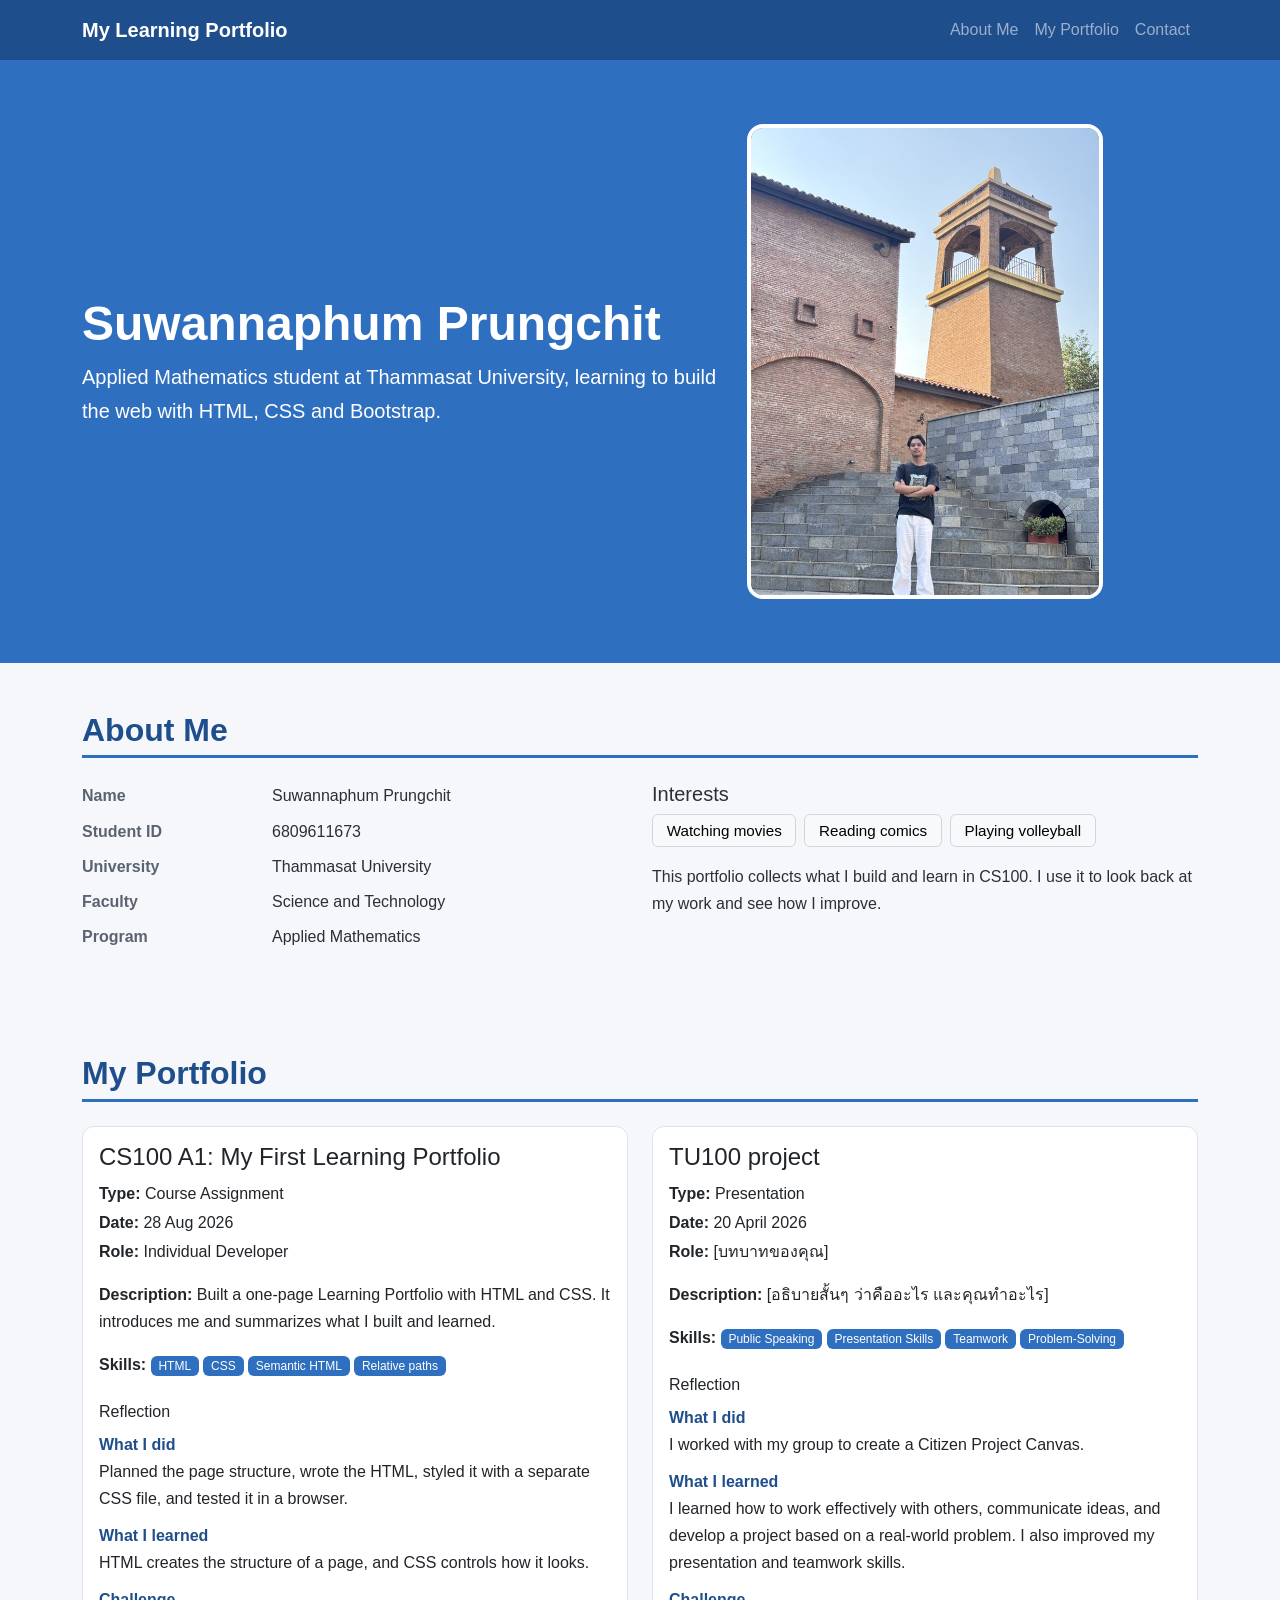
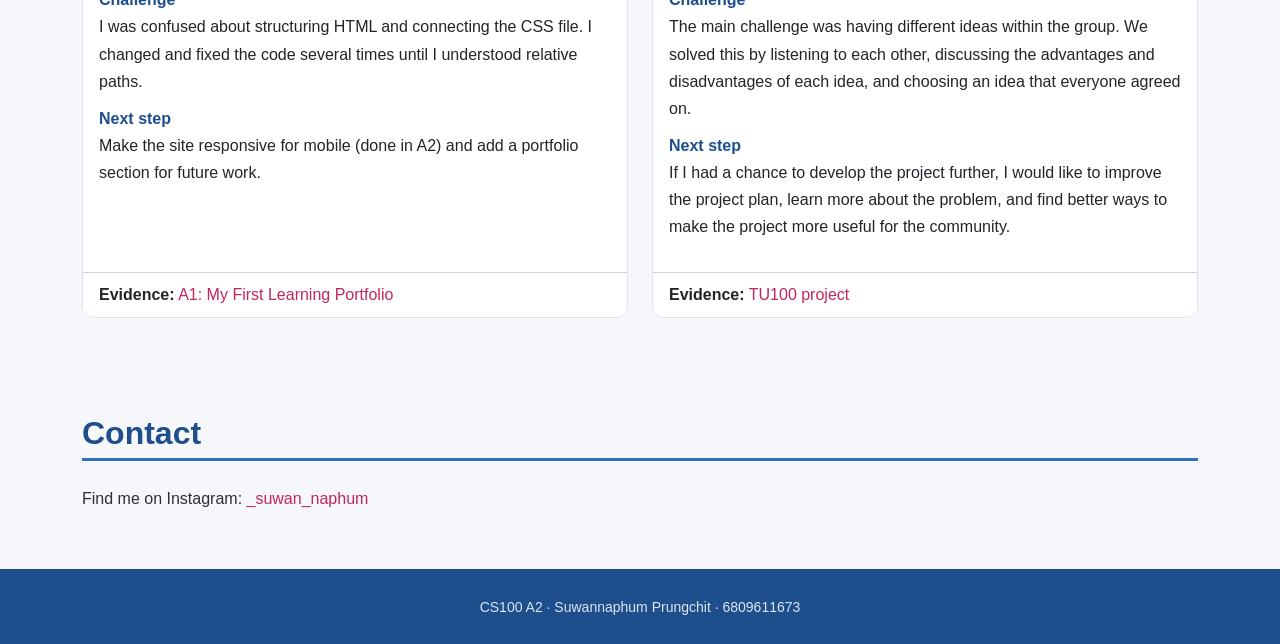
<file: index.html>
<!DOCTYPE html>
<html lang="en">
<head>
    <meta charset="UTF-8">
    <meta name="viewport" content="width=device-width, initial-scale=1">
    <title>Suwannaphum Prungchit | Learning Portfolio</title>
    <link href="https://cdn.jsdelivr.net/npm/bootstrap@5.3.3/dist/css/bootstrap.min.css" rel="stylesheet">
    <link rel="stylesheet" href="css/style.css">
</head>
<body>
    <nav class="navbar navbar-expand-md navbar-dark site-nav sticky-top">
        <div class="container">
            <a class="navbar-brand fw-bold" href="#top">My Learning Portfolio</a>
            <button class="navbar-toggler" type="button" data-bs-toggle="collapse" data-bs-target="#menu" aria-controls="menu" aria-expanded="false" aria-label="Toggle navigation">
                <span class="navbar-toggler-icon"></span>
            </button>
            <div class="collapse navbar-collapse" id="menu">
                <ul class="navbar-nav ms-auto">
                    <li class="nav-item"><a class="nav-link" href="#about">About Me</a></li>
                    <li class="nav-item"><a class="nav-link" href="#portfolio">My Portfolio</a></li>
                    <li class="nav-item"><a class="nav-link" href="#contact">Contact</a></li>
                </ul>
            </div>
        </div>
    </nav>

    <header id="top" class="hero text-center text-md-start">
        <div class="container py-5">
            <div class="row align-items-center g-4">
                <div class="col-12 col-md-7 order-2 order-md-1">
                    <h1 class="display-5 fw-bold">Suwannaphum Prungchit</h1>
                    <p class="lead mb-0">Applied Mathematics student at Thammasat University, learning to build the web with HTML, CSS and Bootstrap.</p>
                </div>
                <div class="col-8 col-sm-6 col-md-5 col-lg-4 offset-lg-1 mx-auto mx-md-0 order-1 order-md-2">
                    <img src="media/profile.jpg" class="img-fluid profile-photo" alt="Portrait of Suwannaphum Prungchit">
                </div>
            </div>
        </div>
    </header>

    <main class="container">
        <section id="about" class="py-5">
            <h2 class="section-title">About Me</h2>
            <div class="row g-4">
                <div class="col-12 col-lg-6">
                    <dl class="row mb-0">
                        <dt class="col-5 col-sm-4">Name</dt>
                        <dd class="col-7 col-sm-8">Suwannaphum Prungchit</dd>
                        <dt class="col-5 col-sm-4">Student ID</dt>
                        <dd class="col-7 col-sm-8">6809611673</dd>
                        <dt class="col-5 col-sm-4">University</dt>
                        <dd class="col-7 col-sm-8">Thammasat University</dd>
                        <dt class="col-5 col-sm-4">Faculty</dt>
                        <dd class="col-7 col-sm-8">Science and Technology</dd>
                        <dt class="col-5 col-sm-4">Program</dt>
                        <dd class="col-7 col-sm-8">Applied Mathematics</dd>
                    </dl>
                </div>
                <div class="col-12 col-lg-6">
                    <h3 class="h5">Interests</h3>
                    <div class="d-flex flex-wrap gap-2">
                        <span class="badge text-bg-light interest">Watching movies</span>
                        <span class="badge text-bg-light interest">Reading comics</span>
                        <span class="badge text-bg-light interest">Playing volleyball</span>
                    </div>
                    <p class="mt-3 mb-0">This portfolio collects what I build and learn in CS100. I use it to look back at my work and see how I improve.</p>
                </div>
            </div>
        </section>

        <section id="portfolio" class="py-5">
            <h2 class="section-title">My Portfolio</h2>
            <div class="row g-4">
                <div class="col-12 col-lg-6">
                    <article class="card h-100 portfolio-card">
                        <div class="card-body">
                            <h3 class="card-title h4">CS100 A1: My First Learning Portfolio</h3>
                            <ul class="list-unstyled meta">
                                <li><strong>Type:</strong> Course Assignment</li>
                                <li><strong>Date:</strong> 28 Aug 2026</li>
                                <li><strong>Role:</strong> Individual Developer</li>
                            </ul>
                            <p><strong>Description:</strong> Built a one-page Learning Portfolio with HTML and CSS. It introduces me and summarizes what I built and learned.</p>
                            <p><strong>Skills:</strong>
                                <span class="badge skill">HTML</span>
                                <span class="badge skill">CSS</span>
                                <span class="badge skill">Semantic HTML</span>
                                <span class="badge skill">Relative paths</span>
                            </p>
                            <h4 class="h6 mt-4">Reflection</h4>
                            <dl class="reflection">
                                <dt>What I did</dt>
                                <dd>Planned the page structure, wrote the HTML, styled it with a separate CSS file, and tested it in a browser.</dd>
                                <dt>What I learned</dt>
                                <dd>HTML creates the structure of a page, and CSS controls how it looks.</dd>
                                <dt>Challenge</dt>
                                <dd>I was confused about structuring HTML and connecting the CSS file. I changed and fixed the code several times until I understood relative paths.</dd>
                                <dt>Next step</dt>
                                <dd>Make the site responsive for mobile (done in A2) and add a portfolio section for future work.</dd>
                            </dl>
                        </div>
                        <div class="card-footer evidence">
                            <strong>Evidence:</strong>
                            <a href="media/A1project.png" target="_blank" rel="noopener">A1: My First Learning Portfolio</a>
                        </div>
                    </article>
                </div>
                <div class="col-12 col-lg-6">
                    <article class="card h-100 portfolio-card">
                        <div class="card-body">
                            <h3 class="card-title h4">TU100 project</h3>
                            <ul class="list-unstyled meta">
                                <li><strong>Type:</strong> Presentation</li>
                                <li><strong>Date:</strong> 20 April 2026</li>
                                <li><strong>Role:</strong> [บทบาทของคุณ]</li>
                            </ul>
                            <p><strong>Description:</strong> [อธิบายสั้นๆ ว่าคืออะไร และคุณทำอะไร]</p>
                            <p><strong>Skills:</strong>
                                <span class="badge skill">Public Speaking</span>
                                <span class="badge skill">Presentation Skills</span>
                                <span class="badge skill">Teamwork</span>
                                <span class="badge skill">Problem-Solving</span>
                            </p>
                            <h4 class="h6 mt-4">Reflection</h4>
                            <dl class="reflection">
                                <dt>What I did</dt>
                                <dd>I worked with my group to create a Citizen Project Canvas.</dd>
                                <dt>What I learned</dt>
                                <dd>I learned how to work effectively with others, communicate ideas, and develop a project based on a real-world problem. I also improved my presentation and teamwork skills.</dd>
                                <dt>Challenge</dt>
                                <dd>The main challenge was having different ideas within the group. We solved this by listening to each other, discussing the advantages and disadvantages of each idea, and choosing an idea that everyone agreed on.</dd>
                                <dt>Next step</dt>
                                <dd>If I had a chance to develop the project further, I would like to improve the project plan, learn more about the problem, and find better ways to make the project more useful for the community.</dd>
                            </dl>
                        </div>
                        <div class="card-footer evidence">
                            <strong>Evidence:</strong>
                            <a href="media/TU100.JPG" target="_blank" rel="noopener">TU100 project</a>
                        </div>
                    </article>
                </div>

            </div>
        </section>

        <section id="contact" class="py-5">
            <h2 class="section-title">Contact</h2>
            <p class="mb-2">Find me on Instagram:
                <a href="https://www.instagram.com/_suwan_naphum/" target="_blank" rel="noopener">_suwan_naphum</a>
            </p>
        </section>
    </main>

    <footer class="site-footer text-center py-4">
        <small>CS100 A2 &middot; Suwannaphum Prungchit &middot; 6809611673</small>
    </footer>

    <script src="https://cdn.jsdelivr.net/npm/bootstrap@5.3.3/dist/js/bootstrap.bundle.min.js"></script>
</body>
</html>
</file>
<file: css/style.css>
:root {
    --blue: #2f6fbf;
    --blue-dark: #1f4e8c;
    --ink: #2b2f36;
    --muted: #5b6370;
    --paper: #f5f7fa;
    --pink: #c2255c;
}

html { scroll-behavior: smooth; scroll-padding-top: 70px; }

body {
    font-family: 'Segoe UI', Calibri, 'Trebuchet MS', sans-serif;
    color: var(--ink);
    background-color: var(--paper);
    line-height: 1.7;
}

.site-nav { background-color: var(--blue-dark); }

.hero {
    background-color: var(--blue);
    color: #fff;
}

.profile-photo {
    border-radius: 1rem;
    border: 4px solid #fff;
    aspect-ratio: 3 / 4;
    object-fit: cover;
    width: 100%;
}

.section-title {
    color: var(--blue-dark);
    font-weight: 700;
    border-bottom: 3px solid var(--blue);
    padding-bottom: .4rem;
    margin-bottom: 1.5rem;
}

dt { color: var(--muted); font-weight: 600; }

.interest {
    font-size: .95rem;
    font-weight: 500;
    padding: .5em .9em;
    border: 1px solid #cfd6e0;
}


.portfolio-card { border: 1px solid #dde3ec; border-radius: .75rem; overflow: hidden; }
.evidence-img { height: 220px; object-fit: cover; object-position: top; }
.meta li { margin-bottom: .1rem; }
.skill { background-color: var(--blue) !important; font-weight: 500; }
.reflection dt { color: var(--blue-dark); margin-top: .6rem; }
.reflection dd { margin-bottom: 0; }
.evidence { background-color: #fff; }

a { color: var(--pink); text-decoration: none; }
a:hover { text-decoration: underline; }
.navbar a:hover { text-decoration: none; }

.site-footer { background-color: var(--blue-dark); color: #dbe6f5; }


@media (max-width: 575.98px) {
    .hero h1 { font-size: 2rem; }
    .evidence-img { height: 180px; }
}

@media (min-width: 992px) {
    .hero .container { padding-top: 4rem !important; padding-bottom: 4rem !important; }
}
</file>
